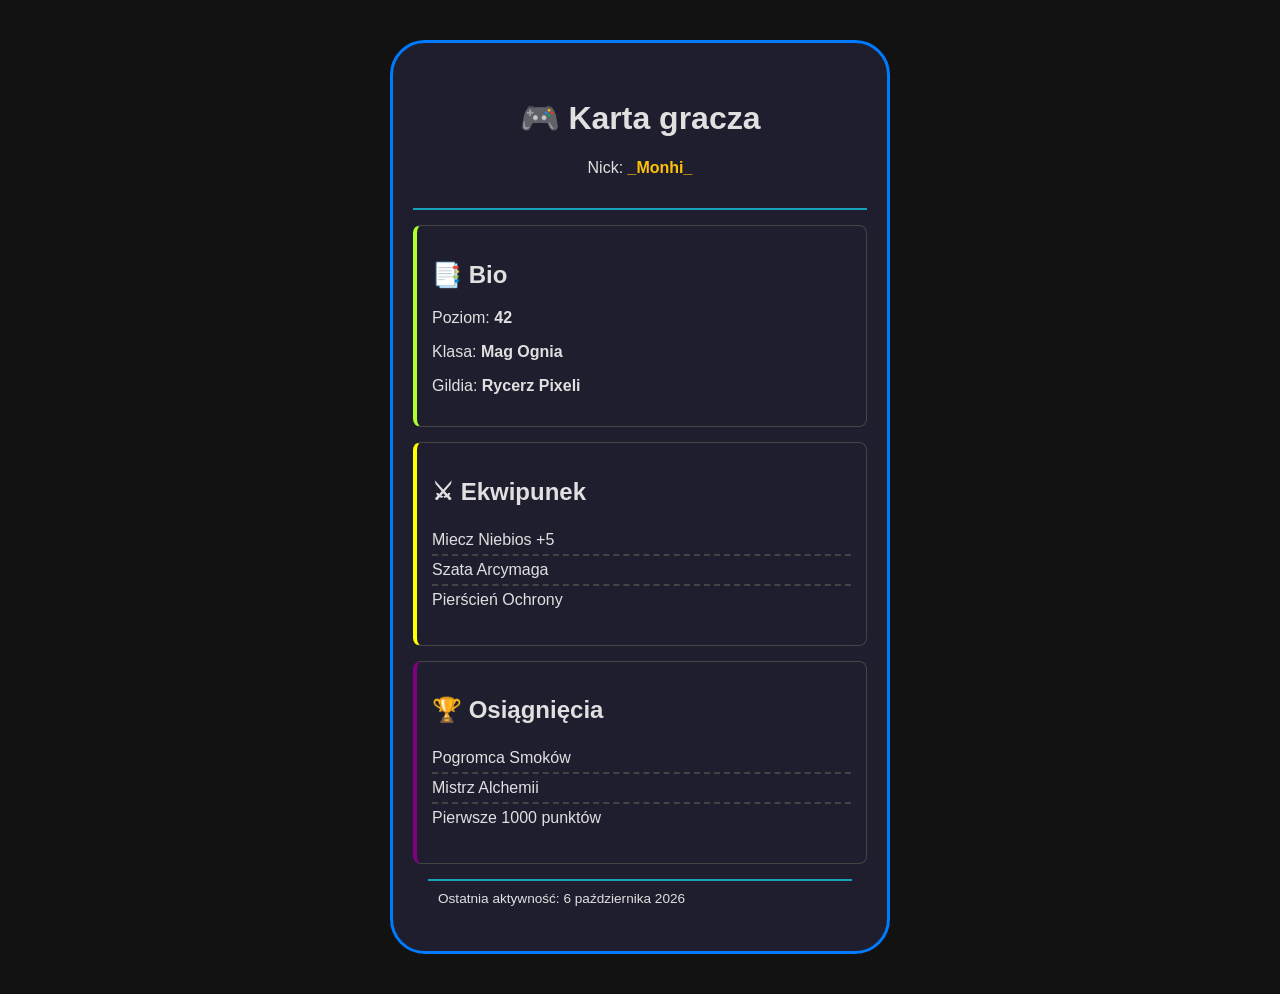
<file: index.html>
<!DOCTYPE html>
<html lang="pl">

<head>
  <meta charset="UTF-8">
  <meta name="viewport" content="width=device-width, initial-scale=1.0">
  <title>Karta Gracza</title>
  <link rel="stylesheet" href="style.css">
</head>

<body>
  <main class="player-card">
      <header class="card-header">
        <h1>🎮 Karta gracza</h1>
        <p>Nick: <span class="nick-highlight">_Monhi_</span></p>
      </header>

  <section class="card-section bio">
    <h2>📑 Bio</h2>
    <p>Poziom: <strong>42</strong></p>
    <p>Klasa: <strong>Mag Ognia</strong></p>
    <p>Gildia: <strong>Rycerz Pixeli</strong></p>
  </section>

  <section class="card-section equipment">
    <h2>⚔ Ekwipunek</h2>
    <ul>
      <li>Miecz Niebios +5</li>
      <li>Szata Arcymaga</li>
      <li>Pierścień Ochrony</li>
    </ul>
  </section>

  <section class="card-section achievements">
    <h2>🏆 Osiągnięcia</h2>
    <ul>
      <li>Pogromca Smoków</li>
      <li>Mistrz Alchemii</li>
      <li>Pierwsze 1000 punktów</li>
    </ul>
  </section>

  <footer class="card-footer">
    Ostatnia aktywność: <time datetime="2026-10-06">6 października 2026</time>
  </footer>
  </main>
</body>
</html>
</file>
<file: style.css>
/* === Reset i zmienne === */
:root {
  --color-primary: #007bff;
  --color-accent: #17a2b8;
  --color-highlight: #ffc107;
  --color-bg: #1e1e2e;
  --color-text: #e0e0e0;
  --color-border: #444;
}

body {
  margin: 0;
  padding: 0;
  font-family: 'Segoe UI', Tahoma, Geneva, Verdana, sans-serif;
  background-color: #121212;
  color: var(--color-text);
}

/* TODO: stylowanie karty gracza */
*, *::before, *::after {
  box-sizing: border-box;
}

.player-card {
  max-width: 500px;
  margin: 40px auto;
  padding: 20px;
  border: 3px solid var(--color-primary);
  background-color: var(--color-bg);
  border-radius: 35px;
}

.card-header {
  padding: 15px;
  margin-bottom: 15px;
  border-bottom: 2px solid var(--color-accent);
  text-align: center;
}

.card-section {
  padding: 15px;
  margin-bottom: 15px;
  border: 1px solid var(--color-border);
  border-radius: 8px;
}

.card-footer {
  padding: 10px;
  margin: 15px;
  border-top: 2px solid var(--color-accent);
  font-size: 0.85em;
}

.nick-highlight {
  color: var(--color-highlight);
  font-weight: bold;
}

.bio {
  border-left: 4px solid greenyellow;
}

.equipment {
  border-left: 4px solid yellow;
}

.achievements {
  border-left: 4px solid purple;
}

.card-section ul {
  list-style: none;
  padding-left: 0;
}

.card-section li {
  padding: 5px 0;
  border-bottom: 2px dashed var(--color-border);
}

.card-section li:last-child {
  border-bottom: none;
}

.card-section:hover {
  border-color: var(--color-primary);
  box-shadow: 0 0 10px rgba(0, 123, 255, 0.3);
}

.player-card:hover {
  transform: scale(1.01);
  transform: 0.2s ease;
}

.card-section li:hover {
  background-color: rgba(255, 255, 255, 0.05);
  padding-left: 5px;
}
</file>
